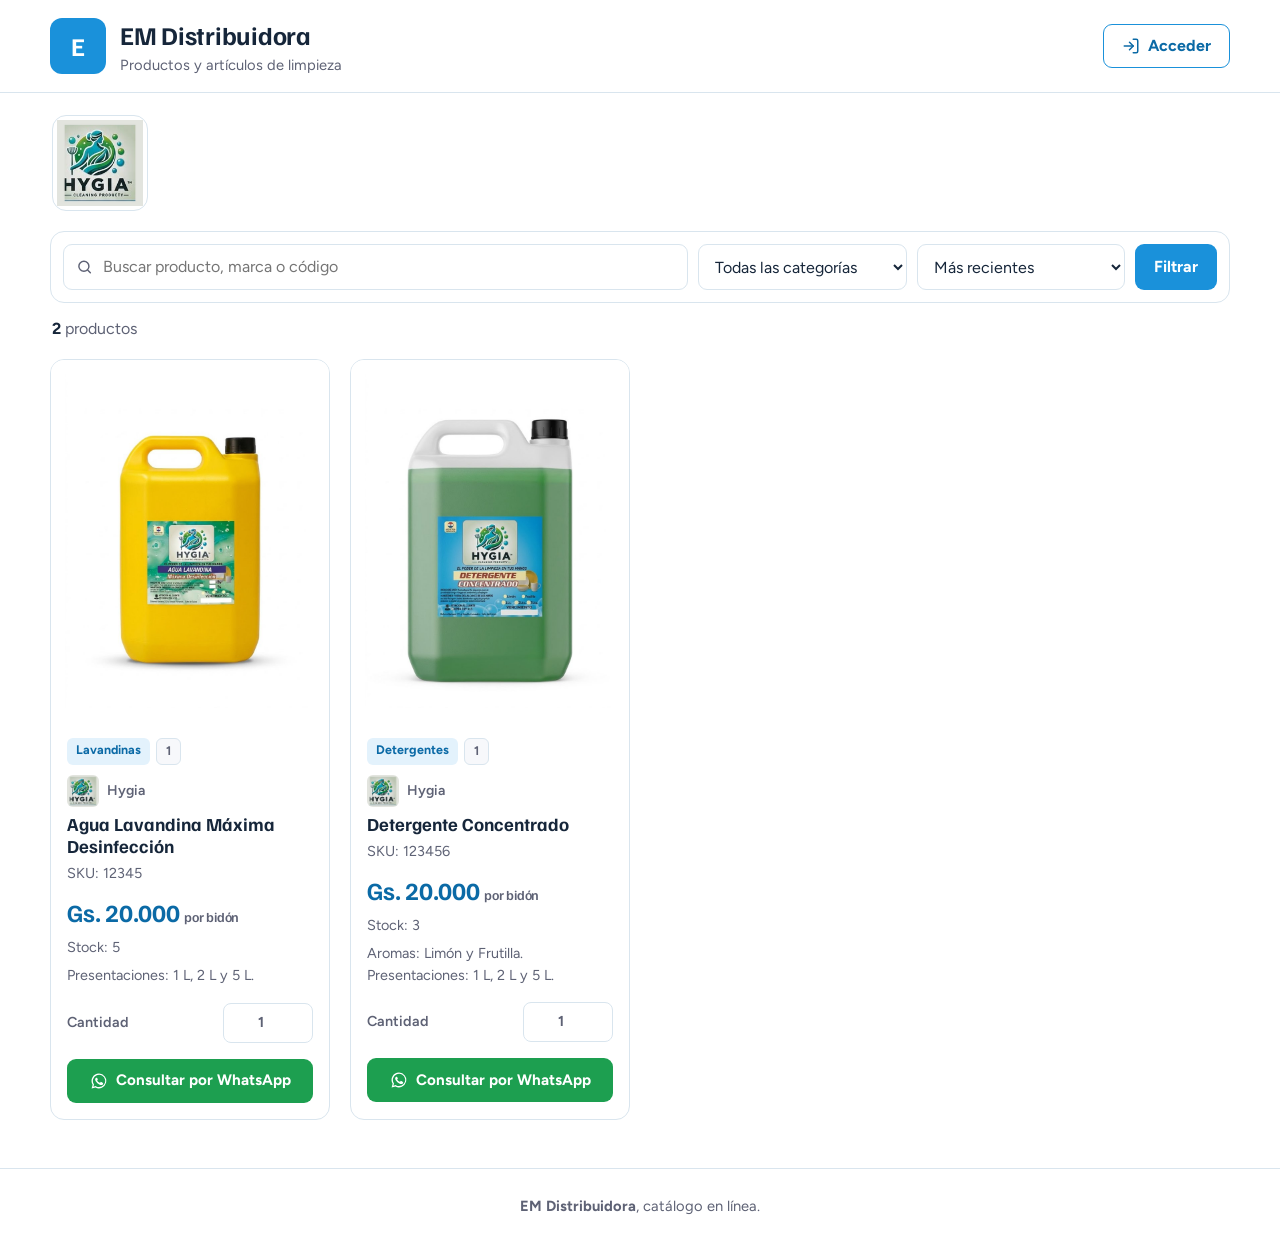
<file: index.html>
<!doctype html>
<html lang="es">
<head>
<meta charset="utf-8">
<meta name="viewport" content="width=device-width, initial-scale=1">
<meta name="theme-color" content="#ffffff">
<meta name="color-scheme" content="light">
<title>Catálogo</title>
<link rel="preconnect" href="https://fonts.googleapis.com">
<link rel="preconnect" href="https://fonts.gstatic.com" crossorigin>
<link href="https://fonts.googleapis.com/css2?family=Familjen+Grotesk:wght@500;600;700&family=Figtree:wght@400;500;600;700&display=swap" rel="stylesheet">
<link rel="stylesheet" href="assets/style.css">
<link rel="icon" type="image/svg+xml" href="assets/icono.svg">
</head>
<body class="catalog">
<header class="site-head">
  <div class="wrap head-in">
    <a class="brand" href="./" id="storeBrand">
      <span class="logo logo-ph" id="storeLogo" aria-hidden="true"></span>
      <span class="brand-text">
        <span class="brand-name" id="storeName">Cargando…</span>
        <span class="brand-tag" id="storeTag"></span>
      </span>
    </a>
    <a class="btn btn-outline" href="admin.html">
      <svg width="18" height="18" viewBox="0 0 24 24" fill="none" stroke="currentColor" stroke-width="2" stroke-linecap="round" stroke-linejoin="round" aria-hidden="true"><path d="M15 3h4a2 2 0 0 1 2 2v14a2 2 0 0 1-2 2h-4"/><path d="M10 17l5-5-5-5"/><path d="M15 12H3"/></svg>
      Acceder
    </a>
  </div>
</header>

<main class="wrap">
  <nav class="brand-strip" id="brandStrip" aria-label="Marcas" hidden></nav>

  <form class="filters" id="filters" role="search">
    <label class="search">
      <svg width="18" height="18" viewBox="0 0 24 24" fill="none" stroke="currentColor" stroke-width="2" stroke-linecap="round" aria-hidden="true"><circle cx="11" cy="11" r="7"/><path d="m20 20-3.5-3.5"/></svg>
      <input type="search" id="fQ" placeholder="Buscar producto, marca o código" aria-label="Buscar">
    </label>
    <select id="fCat" aria-label="Categoría"><option value="">Todas las categorías</option></select>
    <select id="fOrden" aria-label="Ordenar">
      <option value="recientes">Más recientes</option>
      <option value="precio_asc">Menor precio</option>
      <option value="precio_desc">Mayor precio</option>
      <option value="nombre">Nombre A–Z</option>
    </select>
    <button class="btn btn-primary" type="submit">Filtrar</button>
  </form>

  <p class="count" id="count"></p>
  <div id="results"></div>
</main>

<footer class="site-foot">
  <div class="wrap" id="foot"></div>
</footer>
<script src="assets/comun.js"></script>
<script src="assets/catalogo.js"></script>
</body>
</html>
</file>
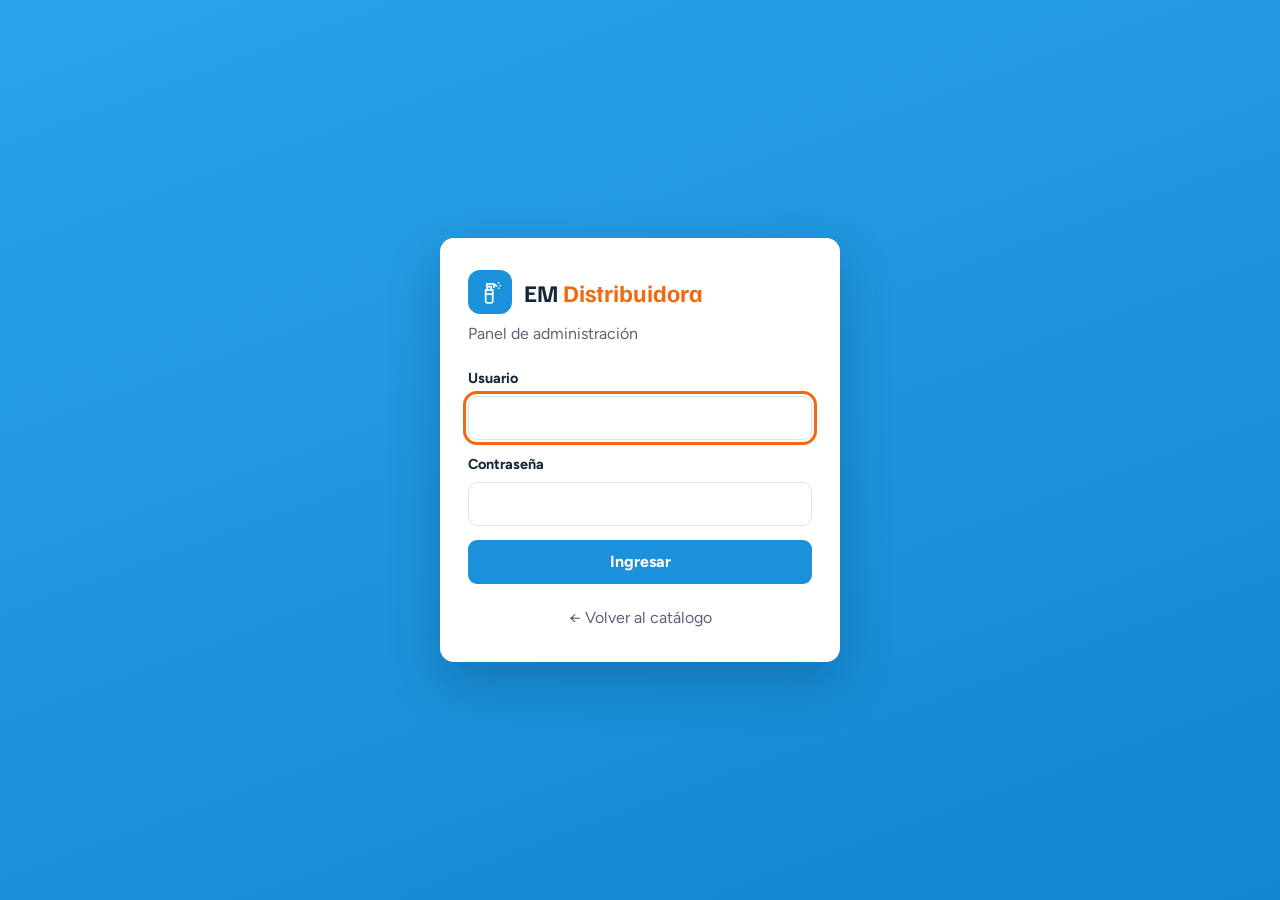
<file: admin.html>
<!doctype html>
<html lang="es">
<head>
<meta charset="utf-8">
<meta name="viewport" content="width=device-width, initial-scale=1">
<meta name="robots" content="noindex">
<meta name="theme-color" content="#ffffff">
<meta name="color-scheme" content="light">
<title>Panel de administración</title>
<link rel="preconnect" href="https://fonts.googleapis.com">
<link rel="preconnect" href="https://fonts.gstatic.com" crossorigin>
<link href="https://fonts.googleapis.com/css2?family=Familjen+Grotesk:wght@500;600;700&family=Figtree:wght@400;500;600;700&display=swap" rel="stylesheet">
<link rel="stylesheet" href="assets/style.css">
<link rel="icon" type="image/svg+xml" href="assets/icono.svg">
</head>
<body class="admin">

<!-- ================= Ingreso ================= -->
<div id="gate" class="login-page">
  <main class="login-card">
    <div class="login-brand">
      <span id="gateLogo" class="logo logo-ph login-ico" aria-hidden="true"></span>
      <span class="login-name" id="gateName">EM <span class="name-2">Distribuidora</span></span>
    </div>
    <p class="login-sub" id="gateSub">Panel de administración</p>
    <div id="gateMsgs"></div>

    <form id="loginForm" class="stack login-form">
      <label class="fld"><span>Usuario</span><input id="lUser" autocomplete="username" required></label>
      <label class="fld"><span>Contraseña</span><input id="lPass" type="password" autocomplete="current-password" required></label>
      <button class="btn btn-primary btn-block" type="submit">Ingresar</button>
    </form>


    <a class="login-back" href="./">← Volver al catálogo</a>
  </main>
</div>

<!-- ================= Panel ================= -->
<div id="panel" hidden>
  <header class="adm-head">
    <div class="adm-head-in">
      <a class="adm-brand" href="admin.html">
        <span id="admLogo" class="logo logo-ph" aria-hidden="true"></span>
        <span class="adm-name" id="admName"></span>
        <small>/ admin</small>
      </a>
      <nav class="adm-nav">
        <a href="./" target="_blank" rel="noopener">Ver catálogo</a>
        <button class="btn btn-ghost" type="button" id="logoutBtn">Cerrar sesión</button>
      </nav>
    </div>
  </header>

  <main class="wrap adm-main">
    <div id="banners"></div>
    <div id="msgs" aria-live="polite"></div>
    <nav class="tabs" role="tablist">
      <a href="#vender" data-tab="vender">Vender</a>
      <a href="#productos" data-tab="productos">Productos</a>
      <a href="#ventas" data-tab="ventas">Ventas</a>
      <a href="#compras" data-tab="compras">Compras</a>
      <a href="#marcas" data-tab="marcas">Marcas</a>
      <a href="#config" data-tab="config">Configuración</a>
    </nav>

    <!-- Productos -->
    <section data-pane="productos">
      <div class="toolbar">
        <label class="search search-sm">
          <svg width="16" height="16" viewBox="0 0 24 24" fill="none" stroke="currentColor" stroke-width="2" stroke-linecap="round" aria-hidden="true"><circle cx="11" cy="11" r="7"/><path d="m20 20-3.5-3.5"/></svg>
          <input type="search" id="tableSearch" placeholder="Buscar en mis productos" aria-label="Buscar en mis productos">
        </label>
        <button class="btn btn-accent" type="button" id="btnNew">+ Nuevo producto</button>
      </div>
      <div class="table-wrap">
        <table class="tbl">
          <thead><tr><th>Foto</th><th>Nombre</th><th>SKU</th><th>Código</th><th>Precio</th><th>Variantes</th><th>Stock</th><th>Estado</th><th class="ta-r">Acciones</th></tr></thead>
          <tbody id="prodRows"></tbody>
        </table>
      </div>
    </section>


    <!-- Vender -->
    <section data-pane="vender" hidden>
      <div class="pos">
        <div class="pos-main">
          <div class="pos-search">
            <label class="scan">
              <svg width="22" height="22" viewBox="0 0 24 24" fill="none" stroke="currentColor" stroke-width="2" stroke-linecap="round" aria-hidden="true"><path d="M3 7V5a2 2 0 0 1 2-2h2M17 3h2a2 2 0 0 1 2 2v2M21 17v2a2 2 0 0 1-2 2h-2M7 21H5a2 2 0 0 1-2-2v-2"/><path d="M7 8v8M10 8v8M13 8v8M17 8v8"/></svg>
              <input id="posQ" placeholder="Escaneá el código de barras o escribí el nombre" autocomplete="off" aria-label="Código de barras o nombre del producto">
            </label>
            <button type="button" class="btn btn-secondary btn-cam" id="posCam" title="Escanear con la cámara"><svg width="20" height="20" viewBox="0 0 24 24" fill="none" stroke="currentColor" stroke-width="2" stroke-linecap="round" stroke-linejoin="round" aria-hidden="true"><path d="M14.5 4h-5L7 7H4a2 2 0 0 0-2 2v9a2 2 0 0 0 2 2h16a2 2 0 0 0 2-2V9a2 2 0 0 0-2-2h-3z"/><circle cx="12" cy="13" r="3.5"/></svg><span>Cámara</span></button>
            <div class="pick-list" id="posResults" hidden></div>
          </div>
          <div class="pos-flash" id="posFlash" role="status" aria-live="polite"></div>
          <div class="cart">
            <div class="cart-head"><span>Producto</span><span>Cant.</span><span class="ta-r">Subtotal</span></div>
            <div id="cartRows"></div>
            <div class="cart-empty" id="cartEmpty">Escaneá o buscá un producto para empezar la venta.</div>
          </div>
          <p class="pos-keys"><kbd>F2</kbd> cobrar · <kbd>F4</kbd> monto recibido · <kbd>F8</kbd> vaciar · <kbd>Esc</kbd> limpiar búsqueda</p>
        </div>

        <aside class="pos-side">
          <div class="pos-doc">
            <span class="pos-label">Comprobante</span>
            <div class="seg seg-2" role="radiogroup" aria-label="Tipo de comprobante">
              <button type="button" data-doc="ticket" class="on">Ticket</button>
              <button type="button" data-doc="factura">Factura electrónica</button>
            </div>
          </div>
          <div class="pos-client">
            <span class="pos-label">Cliente</span>
            <button type="button" class="client-btn" id="clientBtn">Consumidor final</button>
            <div class="client-form" id="clientForm" hidden>
              <div class="seg" role="radiogroup" aria-label="Tipo de cliente">
                <button type="button" data-ctype="innominado" class="on">Sin nombre</button>
                <button type="button" data-ctype="ruc">RUC</button>
                <button type="button" data-ctype="ci">Cédula</button>
              </div>
              <div class="client-fields" id="clientFields" hidden>
                <input id="cDoc" placeholder="RUC con DV (80012345-6)" autocomplete="off">
                <input id="cName" placeholder="Nombre o razón social" autocomplete="off">
                <input id="cMail" type="email" placeholder="Correo (opcional, para la factura)" autocomplete="off">
                <input id="cTel" inputmode="tel" placeholder="Celular para WhatsApp (opcional)" autocomplete="off">
              </div>
              <button type="button" class="btn btn-secondary btn-sm" id="clientOk">Listo</button>
            </div>
          </div>

          <div class="pos-total"><span>Total</span><strong id="posTotal">Gs. 0</strong></div>

          <div class="pay-methods" role="radiogroup" aria-label="Forma de pago">
            <button type="button" data-pay="efectivo" class="on">Efectivo</button>
            <button type="button" data-pay="transferencia">Transferencia</button>
          </div>

          <div id="transferBox" class="stack transfer-box" hidden>
            <label class="fld"><span>Banco *</span><input id="tBank" list="bankList" maxlength="60" autocomplete="off" placeholder="Ej: Banco Itaú"></label>
            <label class="fld"><span>N° de comprobante *</span><input id="tRef" maxlength="40" autocomplete="off" inputmode="numeric"></label>
            <label class="fld"><span>Nombre de quien envió *</span><input id="tFrom" maxlength="80" autocomplete="off"></label>
            <datalist id="bankList">
              <option value="Banco Itaú"><option value="Banco Continental"><option value="ueno bank"><option value="Banco Basa">
              <option value="Banco GNB"><option value="Banco Familiar"><option value="Visión Banco"><option value="Sudameris Bank">
              <option value="Banco Atlas"><option value="Banco Nacional de Fomento"><option value="Interfisa Banco"><option value="Banco Río">
              <option value="Zeta Banco"><option value="Financiera FIC"><option value="Tigo Money"><option value="Personal Billetera">
            </datalist>
          </div>

          <div id="cashBox">
            <label class="fld"><span>Recibido</span><input id="posPaid" class="js-num paid-input" inputmode="numeric" placeholder="Monto exacto" autocomplete="off"></label>
            <div class="quick-cash" id="quickCash"></div>
            <div class="pos-change"><span>Vuelto</span><strong id="posChange">Gs. 0</strong></div>
          </div>

          <button type="button" class="btn btn-accent btn-block btn-xl" id="posCharge">Cobrar <kbd>F2</kbd></button>
          <div class="save-state" id="saveState"></div>
        </aside>
      </div>
    </section>

    <!-- Historial de ventas -->
    <section data-pane="ventas" hidden>
      <div class="hist-head">
        <label class="fld fld-inline"><span>Mes</span><input type="month" id="saleMonth"></label>
        <div class="hist-actions">
          <button type="button" class="btn btn-secondary" id="expCsv">Descargar planilla (CSV)</button>
          <button type="button" class="btn btn-secondary" id="expSifen">Exportar para factura electrónica</button>
        </div>
      </div>
      <div class="kpis" id="saleKpis"></div>
      <div class="table-wrap">
        <table class="tbl">
          <thead><tr><th>N°</th><th>Fecha</th><th>Cliente</th><th>Pago</th><th class="ta-r">Total</th><th>Estado</th><th class="ta-r">Acciones</th></tr></thead>
          <tbody id="saleRows"></tbody>
        </table>
      </div>
      <div class="list-foot">
        <label class="check check-sm"><input type="checkbox" id="saleShowVoid"> Mostrar anuladas</label>
        <div class="pager" id="salePager"></div>
      </div>
    </section>

    <!-- Compras -->
    <section data-pane="compras" hidden>
      <section class="panel">
        <h2>Nueva compra</h2>
        <p class="hint">Al registrar la compra se suma el stock de cada producto y variante.</p>
        <div class="grid-form grid-buy">
          <label class="fld"><span>Proveedor *</span><input id="bProv" maxlength="80" autocomplete="off"></label>
          <label class="fld"><span>RUC del proveedor</span><input id="bRuc" maxlength="20" autocomplete="off"></label>
          <label class="fld"><span>N° de factura</span><input id="bFac" maxlength="20" placeholder="001-001-0000123" autocomplete="off"></label>
          <label class="fld"><span>Fecha</span><input id="bDate" type="date"></label>
          <label class="fld"><span>Condición</span><select id="bCond"><option value="contado">Contado</option><option value="credito">Crédito</option></select></label>
        </div>
        <div class="pos-search buy-search">
          <label class="scan">
            <svg width="22" height="22" viewBox="0 0 24 24" fill="none" stroke="currentColor" stroke-width="2" stroke-linecap="round" aria-hidden="true"><path d="M3 7V5a2 2 0 0 1 2-2h2M17 3h2a2 2 0 0 1 2 2v2M21 17v2a2 2 0 0 1-2 2h-2M7 21H5a2 2 0 0 1-2-2v-2"/><path d="M7 8v8M10 8v8M13 8v8M17 8v8"/></svg>
            <input id="buyQ" placeholder="Escaneá o buscá el producto comprado" autocomplete="off" aria-label="Producto comprado">
          </label>
          <div class="pick-list" id="buyResults" hidden></div>
        </div>
        <div class="table-wrap">
          <table class="tbl tbl-buy">
            <thead><tr><th>Producto</th><th>Variante</th><th>Cantidad</th><th>Costo unitario</th><th class="ta-r">Subtotal</th><th></th></tr></thead>
            <tbody id="buyRows"><tr><td colspan="6" class="tbl-empty">Agregá los productos que llegaron.</td></tr></tbody>
          </table>
        </div>
        <div class="buy-foot">
          <span>Total de la compra <strong id="buyTotal">Gs. 0</strong></span>
          <button type="button" class="btn btn-accent" id="buySave">Registrar compra</button>
        </div>
      </section>

      <section class="panel">
        <div class="hist-head">
          <h2>Compras registradas</h2>
          <label class="fld fld-inline"><span>Mes</span><input type="month" id="buyMonth"></label>
        </div>
        <div class="table-wrap">
          <table class="tbl">
            <thead><tr><th>Fecha</th><th>Proveedor</th><th>Factura</th><th>Productos</th><th class="ta-r">Total</th><th>Estado</th><th class="ta-r">Acciones</th></tr></thead>
            <tbody id="buyHist"></tbody>
          </table>
        </div>
        <div class="list-foot">
          <label class="check check-sm"><input type="checkbox" id="buyShowVoid"> Mostrar anuladas</label>
          <div class="pager" id="buyPager"></div>
        </div>
      </section>
    </section>

    <!-- Marcas -->
    <section data-pane="marcas" hidden>
      <p class="hint tab-intro">Las marcas aparecen arriba del catálogo y sirven de filtro. Al cargar un producto elegís su marca de la lista.</p>
      <div class="brand-admin" id="brandAdmin"></div>
    </section>

    <!-- Configuración -->
    <section data-pane="config" hidden>
      <div class="cfg-grid">
        <section class="panel">
          <h2>Datos de la tienda</h2>
          <form id="storeForm" class="stack">
            <div class="fld">
              <span>Logo de la tienda</span>
              <div class="photo">
                <img id="logoPreview" alt="" hidden>
                <input type="file" id="logoInput" accept="image/jpeg,image/png,image/webp,image/gif">
              </div>
              <label class="check" id="logoRemoveWrap" hidden><input type="checkbox" id="logoRemove"> Quitar el logo</label>
            </div>
            <label class="fld"><span>Nombre de la tienda</span><input id="cName" required maxlength="80"></label>
            <label class="fld"><span>Bajada / descripción corta</span><input id="cTag" maxlength="140"></label>
            <label class="fld"><span>Dirección u horario (aparece al pie del catálogo)</span><input id="cAddr" maxlength="160" placeholder="Ej: Av. Principal 123 · Lun a Sáb 8 a 18 h"></label>
            <label class="fld"><span>Número de WhatsApp (con código de país, sin +, ej: 595981234567)</span><input id="cWa" inputmode="numeric" maxlength="20"></label>
            <div><button class="btn btn-accent" type="submit">Guardar cambios</button></div>
          </form>
        </section>

        <section class="panel" id="facturacion">
          <h2>Datos para facturación</h2>
          <p class="hint">Se usan en el ticket y en el archivo para factura electrónica (SIFEN). Se guardan cifrados.</p>
          <form id="fiscalForm" class="stack">
            <div class="grid-form">
              <label class="fld"><span>RUC con DV</span><input id="fRuc" placeholder="80012345-6" maxlength="15"></label>
              <label class="fld"><span>Teléfono</span><input id="fTel" maxlength="30"></label>
            </div>
            <label class="fld"><span>Razón social</span><input id="fRazon" maxlength="120"></label>
            <label class="fld"><span>Nombre de fantasía</span><input id="fFant" maxlength="120"></label>
            <label class="fld"><span>Dirección</span><input id="fDir" maxlength="160"></label>
            <label class="fld"><span>Actividad económica</span><input id="fAct" maxlength="160" placeholder="Comercio al por mayor de artículos de limpieza"></label>
            <div class="grid-form">
              <label class="fld"><span>Timbrado N°</span><input id="fTimb" inputmode="numeric" maxlength="8"></label>
              <label class="fld"><span>Vigente desde</span><input id="fVig" type="date"></label>
              <label class="fld"><span>Establecimiento</span><input id="fEst" inputmode="numeric" maxlength="3" placeholder="001"></label>
              <label class="fld"><span>Punto de expedición</span><input id="fPto" inputmode="numeric" maxlength="3" placeholder="001"></label>
              <label class="fld"><span>Próximo número</span><input id="fNext" class="js-num" inputmode="numeric"></label>
              <label class="fld"><span>Ancho del ticket</span><select id="fAncho"><option value="80">80 mm</option><option value="58">58 mm</option></select></label>
            </div>
            <label class="check"><input type="checkbox" id="fAuto"> Imprimir el ticket automáticamente al cobrar</label>
            <div><button class="btn btn-accent" type="submit">Guardar datos de facturación</button></div>
          </form>
        </section>

        <section class="panel" id="factuflex">
          <h2>Factura electrónica (FactuFlex)</h2>
          <p class="hint">Con esto, cada factura se envía al SIFEN al cobrar y vuelve con su CDC. El PDF que se manda al cliente es el KuDE oficial. Estos datos se guardan cifrados.</p>
          <form id="ffForm" class="stack" autocomplete="off">
            <label class="fld"><span>Dirección de la API</span><input id="ffUrl" maxlength="200"></label>
            <label class="fld"><span>Usuario de FactuFlex (correo)</span><input id="ffUser" maxlength="120" autocomplete="off"></label>
            <label class="fld"><span>Contraseña de FactuFlex</span><input id="ffPass" type="password" maxlength="120" autocomplete="new-password"></label>
            <label class="check"><input type="checkbox" id="ffOn"> Emitir facturas electrónicas por FactuFlex al cobrar</label>
            <div class="btn-row">
              <button class="btn btn-accent" type="submit">Guardar</button>
              <button class="btn btn-secondary" type="button" id="ffTest">Probar conexión</button>
            </div>
          </form>
        </section>

        <section class="panel" id="correoAuto">
          <h2>Envío automático por correo</h2>
          <p class="hint">Al cobrar, la factura se envía sola en PDF al correo del cliente. Usa el servicio EmailJS (plan gratis: 200 correos por mes). Estos datos se guardan cifrados.</p>
          <form id="mailForm" class="stack" autocomplete="off">
            <label class="fld"><span>Service ID</span><input id="mService" placeholder="service_xxxxxxx" maxlength="60"></label>
            <label class="fld"><span>Template ID</span><input id="mTemplate" placeholder="template_xxxxxxx" maxlength="60"></label>
            <label class="fld"><span>Public Key</span><input id="mKey" maxlength="80"></label>
            <label class="check"><input type="checkbox" id="mAuto" checked> Enviar la factura automáticamente al cobrar</label>
            <label class="check"><input type="checkbox" id="mTickets"> También enviar los tickets si el cliente dejó su correo</label>
            <label class="fld"><span>Correo para la prueba</span><input id="mTest" type="email" placeholder="tucorreo@gmail.com"></label>
            <div class="btn-row">
              <button class="btn btn-accent" type="submit">Guardar</button>
              <button class="btn btn-secondary" type="button" id="mTestBtn">Enviar correo de prueba</button>
            </div>
          </form>
        </section>

        <section class="panel" id="credenciales">
          <h2>Usuario y contraseña de administrador</h2>
          <p class="hint">Para confirmar cualquier cambio necesitás tu contraseña actual. Si solo querés cambiar el usuario, dejá la contraseña nueva en blanco.</p>
          <form id="credForm" class="stack" autocomplete="off">
            <label class="fld"><span>Usuario</span><input id="kUser" required pattern="[A-Za-z0-9._@\-]{3,40}" autocomplete="username"></label>
            <label class="fld"><span>Nueva contraseña</span><input id="kPass" type="password" minlength="8" autocomplete="new-password" placeholder="Mínimo 8 caracteres"></label>
            <label class="fld"><span>Repetir nueva contraseña</span><input id="kPass2" type="password" autocomplete="new-password"></label>
            <label class="fld"><span>Contraseña actual *</span><input id="kCur" type="password" required autocomplete="current-password"></label>
            <div><button class="btn btn-accent" type="submit">Guardar usuario y contraseña</button></div>
          </form>
        </section>

      </div>
    </section>
  </main>

  <!-- Formulario de producto -->
  <dialog id="productDialog" class="dlg" aria-labelledby="dlgTitle">
    <form id="productForm" class="dlg-form">
      <input type="hidden" id="f_id">
      <div class="dlg-head">
        <h2 id="dlgTitle">Nuevo producto</h2>
        <button type="button" class="dlg-x" data-close aria-label="Cerrar">×</button>
      </div>
      <div class="dlg-body">
        <div class="grid-form">
          <label class="fld span-2"><span>Nombre *</span><input id="f_name" required maxlength="120" placeholder="Ej: Lavandina concentrada"></label>
          <label class="fld"><span>Categoría *</span><input id="f_category" list="catList" required maxlength="60" placeholder="Lavandinas"></label>
          <label class="fld"><span>Contenido</span><input id="f_cont" maxlength="30" placeholder="Ej: 1 L, 5 L, 500 g"></label>
          <label class="fld"><span>Unidad de venta</span>
            <select id="f_unit">
              <option>Unidad</option><option>Bidón</option><option>Caja</option><option>Pack</option><option>Paquete</option><option>Fardo</option><option>Kilo</option><option>Litro</option>
            </select>
          </label>
          <label class="fld"><span>Marca</span>
            <select id="f_brand"><option value="">Sin marca</option></select>
            <small class="hint">¿Falta alguna? Agregala en la pestaña Marcas.</small>
          </label>
          <label class="fld"><span>Colores</span><input id="f_colors" maxlength="120" placeholder="Negro, blanco"></label>
          <label class="fld"><span>SKU</span><input id="f_sku" maxlength="40"></label>
          <label class="fld"><span>Código de barras</span><input id="f_code" maxlength="40" placeholder="Escaneá o escribí el código"></label>
          <label class="fld"><span>Precio (Gs.) *</span><input id="f_price" inputmode="numeric" required placeholder="250000"></label>
          <label class="fld"><span>Precio mayorista (Gs.)</span><input id="f_pmay" inputmode="numeric" placeholder="Opcional"></label>
          <label class="fld"><span>Mayorista desde (unidades)</span><input id="f_mmay" inputmode="numeric" placeholder="Ej: 12"></label>
          <label class="fld"><span>Stock *</span><input id="f_stock" inputmode="numeric" placeholder="0"><small class="hint" id="stockHint"></small></label>
          <label class="fld"><span>IVA</span>
            <select id="f_iva"><option value="10">10 %</option><option value="5">5 %</option><option value="0">Exento</option></select>
          </label>
        </div>

        <fieldset class="block">
          <legend>Variantes y stock de cada una</legend>
          <p class="hint">Opcional: aromas, colores o fragancias (ej.: Lavanda, Limón, Marina). Si cargás variantes, el stock total se calcula solo.</p>
          <div id="sizeRows" class="rows rows-sizes"></div>
          <button type="button" class="btn btn-line" id="addSize">+ Agregar variante</button>
        </fieldset>

        <label class="fld"><span>Descripción corta</span><textarea id="f_desc" rows="2" maxlength="400" placeholder="Uso, rendimiento, modo de empleo…"></textarea></label>

        <div class="fld">
          <span>Foto del producto</span>
          <div class="photo">
            <img id="f_preview" alt="" hidden>
            <input type="file" id="f_image" accept="image/jpeg,image/png,image/webp,image/gif">
          </div>
          <label class="check" id="removeWrap" hidden><input type="checkbox" id="f_remove"> Quitar la foto actual</label>
        </div>

        <fieldset class="block">
          <legend>Cuotas disponibles</legend>
          <p class="hint">Cargá la cantidad de cuotas y el monto de cada una. El interés se calcula comparando con el precio.</p>
          <div id="instRows" class="rows"></div>
          <button type="button" class="btn btn-line" id="addInst">+ Agregar cuota</button>
        </fieldset>

        <label class="check"><input type="checkbox" id="f_visible" checked> Producto visible en el catálogo</label>
      </div>
      <div class="dlg-foot">
        <button type="button" class="btn btn-secondary" data-close>Cancelar</button>
        <button type="submit" class="btn btn-accent" id="saveBtn">Guardar producto</button>
      </div>
    </form>
  </dialog>
  <datalist id="catList"></datalist>

  <!-- Elegir variante al vender -->
  <dialog id="sizeDlg" class="dlg dlg-sm" aria-labelledby="sizeTitle">
    <div class="confirm-body">
      <h2 id="sizeTitle">Elegí la variante</h2>
      <p id="sizeName"></p>
      <div class="size-pick" id="sizePick"></div>
    </div>
    <div class="dlg-foot"><button type="button" class="btn btn-secondary" id="sizeCancel">Cancelar</button></div>
  </dialog>

  <!-- Venta terminada -->
  <dialog id="doneDlg" class="dlg dlg-sm" aria-labelledby="doneTitle">
    <div class="confirm-body">
      <span class="confirm-ico is-ok"><svg width="30" height="30" viewBox="0 0 24 24" fill="none" stroke="currentColor" stroke-width="2.4" stroke-linecap="round" stroke-linejoin="round" aria-hidden="true"><path d="M20 6 9 17l-5-5"/></svg></span>
      <h2 id="doneTitle">Venta registrada</h2>
      <p id="doneNum"></p>
      <div class="done-change" id="doneChangeBox"><span>Vuelto</span><strong id="doneChange"></strong></div>
      <p class="done-mail" id="doneSifenState" hidden></p>
      <p class="done-mail" id="doneMailState" hidden></p>
    </div>
    <div class="dlg-foot">
      <div class="done-actions">
        <button type="button" class="btn btn-print" id="donePrint">Imprimir</button>
        <button type="button" class="btn btn-pdf" id="donePdf">Descargar PDF</button>
        <button type="button" class="btn btn-wa-sm" id="doneWa">WhatsApp</button>
        <button type="button" class="btn btn-mail" id="doneMail">Correo</button>
      </div>
      <button type="button" class="btn btn-primary btn-block" id="doneNew">Nueva venta <kbd>Enter</kbd></button>
    </div>
  </dialog>

  <!-- Cámara -->
  <dialog id="camDlg" class="dlg dlg-sm" aria-labelledby="camTitle">
    <div class="confirm-body">
      <h2 id="camTitle">Apuntá al código de barras</h2>
      <div id="camReader" class="cam-reader"></div>
      <p class="hint" id="camHint">Si te lo pide, permití el uso de la cámara.</p>
    </div>
    <div class="dlg-foot"><button type="button" class="btn btn-secondary" id="camClose">Cerrar</button></div>
  </dialog>

  <!-- Ventana de confirmación -->
  <dialog id="confirmDlg" class="dlg dlg-sm" aria-labelledby="cTitle" aria-describedby="cText">
    <div class="confirm-body">
      <span class="confirm-ico" id="cIco"></span>
      <h2 id="cTitle"></h2>
      <p id="cText"></p>
    </div>
    <div class="dlg-foot">
      <button type="button" class="btn btn-secondary" id="cNo">Cancelar</button>
      <button type="button" class="btn btn-primary" id="cYes">Aceptar</button>
    </div>
  </dialog>
</div>

<script src="assets/comun.js"></script>
<script src="assets/admin.js"></script>
<script src="assets/ventas.js"></script>
</body>
</html>
</file>
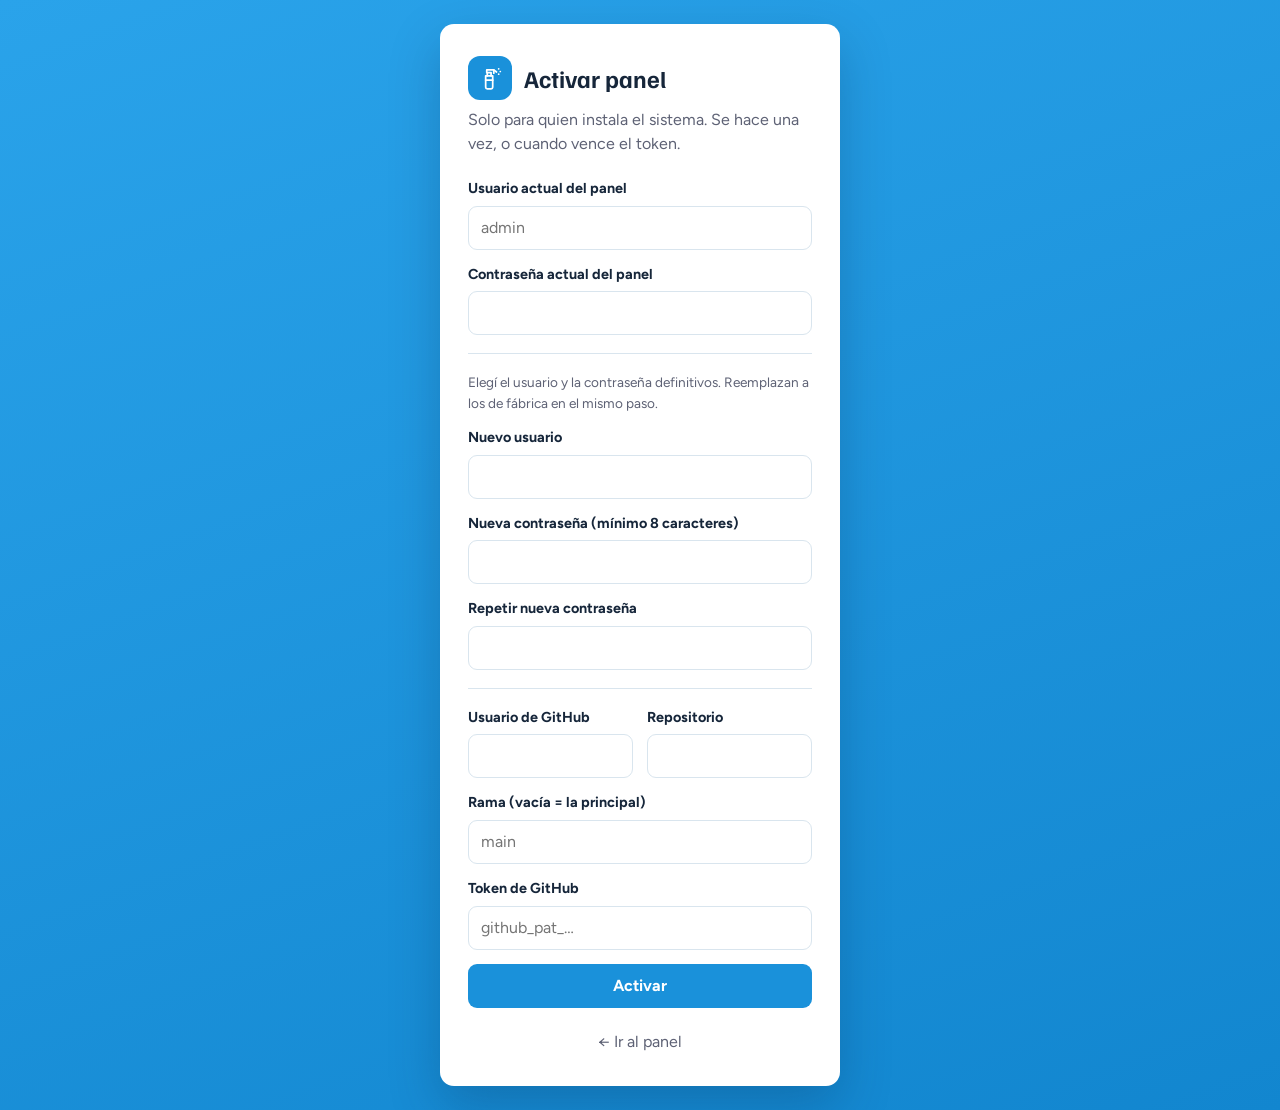
<file: conectar.html>
<!doctype html>
<html lang="es">
<head>
<meta charset="utf-8">
<meta name="viewport" content="width=device-width, initial-scale=1">
<meta name="theme-color" content="#ffffff">
<meta name="color-scheme" content="light">
<meta name="robots" content="noindex">
<title>Activar panel</title>
<link rel="preconnect" href="https://fonts.googleapis.com">
<link rel="preconnect" href="https://fonts.gstatic.com" crossorigin>
<link href="https://fonts.googleapis.com/css2?family=Familjen+Grotesk:wght@500;600;700&family=Figtree:wght@400;500;600;700&display=swap" rel="stylesheet">
<link rel="stylesheet" href="assets/style.css">
<link rel="icon" type="image/svg+xml" href="assets/icono.svg">
</head>
<body class="admin">
<div class="login-page">
  <main class="login-card">
    <div class="login-brand">
      <span class="logo logo-ph login-ico" id="ico" aria-hidden="true"></span>
      <span class="login-name">Activar panel</span>
    </div>
    <p class="login-sub">Solo para quien instala el sistema. Se hace una vez, o cuando vence el token.</p>
    <div id="msgs"></div>
    <form id="f" class="stack">
      <label class="fld"><span>Usuario actual del panel</span><input id="u" required autocomplete="username" placeholder="admin"></label>
      <label class="fld"><span>Contraseña actual del panel</span><input id="p" type="password" required autocomplete="current-password"></label>
      <hr class="sep">
      <p class="hint">Elegí el usuario y la contraseña definitivos. Reemplazan a los de fábrica en el mismo paso.</p>
      <label class="fld"><span>Nuevo usuario</span><input id="nu" required pattern="[A-Za-z0-9._@\-]{3,40}" autocomplete="off"></label>
      <label class="fld"><span>Nueva contraseña (mínimo 8 caracteres)</span><input id="np" type="password" required minlength="8" autocomplete="new-password"></label>
      <label class="fld"><span>Repetir nueva contraseña</span><input id="np2" type="password" required minlength="8" autocomplete="new-password"></label>
      <hr class="sep">
      <div class="grid-form">
        <label class="fld"><span>Usuario de GitHub</span><input id="owner" required autocomplete="off"></label>
        <label class="fld"><span>Repositorio</span><input id="repo" required autocomplete="off"></label>
      </div>
      <label class="fld"><span>Rama (vacía = la principal)</span><input id="branch" placeholder="main" autocomplete="off"></label>
      <label class="fld"><span>Token de GitHub</span><input id="token" type="password" required autocomplete="off" placeholder="github_pat_…"></label>
      <button class="btn btn-primary btn-block" type="submit" id="go">Activar</button>
    </form>
    <a class="login-back" href="admin.html">← Ir al panel</a>
  </main>
</div>
<script src="assets/comun.js"></script>
<script src="assets/conectar.js"></script>
</body>
</html>
</file>
<file: assets/style.css>
/* ===== Catálogo Zapatería ===== */
:root {
  --bg: #ffffff;
  --surface: #ffffff;
  --surface-2: #f7f8fb;
  --ink: #16263a;
  --muted: #5e6275;
  --line: #d9e5ee;
  --primary: #1a91da;
  --primary-ink: #ffffff;
  --primary-text: #0b6aa6;
  --primary-soft: #e3f2fc;
  --accent: #f26a0f;
  --accent-ink: #ffffff;
  --wa: #1d9f50;
  --wa-ink: #ffffff;
  --ok: #17803d;
  --ok-soft: #e3f5e9;
  --danger: #c4302b;
  --danger-soft: #fdeceb;
  --warn-soft: #fff4dc;
  --warn-ink: #7a4b00;
  --img-bg: #ffffff;
  --radius: 14px;
  --radius-sm: 9px;
  --font-head: "Familjen Grotesk", "Segoe UI", system-ui, -apple-system, sans-serif;
  --font-body: "Figtree", "Segoe UI", system-ui, -apple-system, sans-serif;
  color-scheme: light;
}

*, *::before, *::after { box-sizing: border-box; }
html { -webkit-text-size-adjust: 100%; }
body {
  margin: 0;
  background: var(--bg);
  color: var(--ink);
  font: 16px/1.5 var(--font-body);
}
img { max-width: 100%; display: block; }
a { color: var(--primary-text); }
h1, h2, h3 { font-family: var(--font-head); line-height: 1.2; margin: 0; }
button, input, select, textarea { font: inherit; color: inherit; }
:focus-visible { outline: 3px solid var(--accent); outline-offset: 2px; }

.wrap { width: min(1180px, 100% - 32px); margin-inline: auto; }

/* ---------- Botones ---------- */
.btn {
  display: inline-flex; align-items: center; justify-content: center; gap: 8px;
  min-height: 44px; padding: 0 18px;
  border: 1.5px solid transparent; border-radius: var(--radius-sm);
  font-weight: 700; text-decoration: none; cursor: pointer;
  transition: filter .15s, background .15s;
}
.btn:hover { filter: brightness(1.06); }
.btn:disabled { opacity: .6; cursor: progress; }
.btn-primary { background: var(--primary); color: var(--primary-ink); }
.btn-accent { background: var(--accent); color: var(--accent-ink); }
.btn-outline { border-color: var(--primary); color: var(--primary-text); background: transparent; }
.btn-outline:hover { background: var(--primary-soft); filter: none; }
.btn-secondary { background: var(--surface); border-color: var(--line); color: var(--ink); }
.btn-line { background: transparent; border: 1.5px dashed var(--line); color: var(--ink); min-height: 38px; font-weight: 600; }
.btn-line:hover { border-color: var(--primary); color: var(--primary-text); filter: none; }
.btn-wa { background: var(--wa); color: var(--wa-ink); width: 100%; margin-top: auto; padding: 0 10px; font-size: .95rem; white-space: nowrap; }
.btn-block { width: 100%; }

/* ---------- Catálogo: encabezado ---------- */
.site-head { background: var(--surface); border-bottom: 1px solid var(--line); }
.head-in { display: flex; align-items: center; justify-content: space-between; gap: 16px; padding: 16px 0; }
.brand { display: flex; align-items: center; gap: 14px; text-decoration: none; color: inherit; min-width: 0; }
.brand-text { display: grid; min-width: 0; }
.brand-name { font-family: var(--font-head); font-weight: 700; font-size: clamp(1.25rem, 3vw, 1.6rem); color: var(--ink); letter-spacing: -.01em; }
.brand-tag { color: var(--muted); font-size: .92rem; }
.logo { width: 56px; height: 56px; object-fit: contain; border-radius: 12px; flex: none; }
.logo-ph {
  display: grid; place-items: center;
  background: var(--primary); color: var(--primary-ink);
  font-family: var(--font-head); font-weight: 700; font-size: 1.6rem;
}

/* ---------- Filtros ---------- */
.filters {
  display: grid; gap: 10px;
  grid-template-columns: minmax(220px, 3fr) repeat(2, minmax(160px, 1fr)) auto;
  margin: 24px 0 8px; padding: 12px;
  background: var(--surface); border: 1px solid var(--line); border-radius: var(--radius);
}
.filters select, .search {
  min-height: 46px; border: 1px solid var(--line); border-radius: var(--radius-sm);
  background: var(--surface);
}
.filters select { padding: 0 12px; min-width: 0; }
.search { display: flex; align-items: center; gap: 8px; padding: 0 12px; color: var(--muted); }
.search input { border: 0; outline: 0; background: transparent; width: 100%; min-height: 44px; color: var(--ink); }
.search:focus-within { outline: 3px solid var(--accent); outline-offset: 1px; }
@media (max-width: 1240px) {
  .filters { grid-template-columns: repeat(2, minmax(0, 1fr)) auto; }
  .filters .search { grid-column: 1 / -1; }
}
@media (max-width: 1000px) {
  .filters { grid-template-columns: 1fr 1fr; }
  .filters .search { grid-column: 1 / -1; }
  .filters .btn { grid-column: 1 / -1; }
}
@media (max-width: 480px) { .filters { grid-template-columns: 1fr; } }

.count { color: var(--muted); margin: 14px 2px 18px; }
.count strong { color: var(--ink); }
.count a { margin-left: 10px; font-weight: 600; }

/* ---------- Tarjetas ---------- */
.grid { display: grid; gap: 20px; grid-template-columns: repeat(auto-fill, minmax(250px, 1fr)); padding-bottom: 48px; }
.card {
  display: flex; flex-direction: column;
  background: var(--surface); border: 1px solid var(--line); border-radius: var(--radius);
  overflow: hidden;
}
.card-img { position: relative; aspect-ratio: 1 / 1; background: var(--img-bg); display: grid; place-items: center; }
.card-img img { width: 100%; height: 100%; object-fit: contain; padding: 14px; }
.noimg { font-size: 4rem; opacity: .35; }
.ribbon {
  position: absolute; top: 12px; left: 12px;
  background: var(--ink); color: var(--surface);
  font-size: .8rem; font-weight: 700; padding: 4px 10px; border-radius: 999px;
}
.card-body { display: flex; flex-direction: column; gap: 6px; padding: 16px; flex: 1; }
.badges { display: flex; flex-wrap: wrap; gap: 6px; }
.badge { font-size: .78rem; font-weight: 700; padding: 3px 9px; border-radius: 6px; background: var(--primary-soft); color: var(--primary-text); }
.badge-soft { background: var(--surface-2); color: var(--muted); border: 1px solid var(--line); }
.card-brand { margin: 4px 0 0; color: var(--muted); font-size: .88rem; font-weight: 600; }
.card-title { font-size: 1.15rem; font-weight: 700; color: var(--ink); }
.card-meta, .stock, .colors, .desc { margin: 0; color: var(--muted); font-size: .9rem; }
.price { margin: 4px 0 0; font-family: var(--font-head); font-size: 1.55rem; font-weight: 700; color: var(--primary-text); letter-spacing: -.01em; }
.stock-out { color: var(--danger); font-weight: 600; }

/* Talles: el elemento protagonista */
.sizes { border: 0; padding: 0; margin: 8px 0 2px; }
.sizes legend { font-size: .88rem; font-weight: 600; color: var(--ink); margin-bottom: 6px; padding: 0; }
.size-list { display: flex; flex-wrap: wrap; gap: 6px; }
.size { position: relative; }
.size input { position: absolute; opacity: 0; inset: 0; margin: 0; cursor: pointer; }
.size span {
  display: grid; place-items: center; min-width: 44px; height: 40px; padding: 0 8px;
  border: 1.5px solid var(--line); border-radius: 8px;
  font-family: var(--font-head); font-weight: 700; font-size: .98rem;
  background: var(--surface); transition: background .12s, border-color .12s;
}
.size:hover span { border-color: var(--primary); }
.size input:checked + span { background: var(--primary); border-color: var(--primary); color: var(--primary-ink); }
.size input:focus-visible + span { outline: 3px solid var(--accent); outline-offset: 2px; }
.size-out span { color: var(--muted); text-decoration: line-through; opacity: .55; }
.size-out input { cursor: not-allowed; }
.size-out:hover span { border-color: var(--line); }

.pay { display: grid; gap: 4px; margin: 8px 0 12px; font-size: .88rem; color: var(--muted); }
.pay select { min-height: 42px; padding: 0 10px; border: 1px solid var(--line); border-radius: var(--radius-sm); background: var(--surface); color: var(--ink); width: 100%; }
.card-body > .btn-wa { margin-top: auto; }
.sizes + .btn-wa, .desc + .btn-wa, .colors + .btn-wa, .stock + .btn-wa { margin-top: 14px; }

.empty { text-align: center; padding: 64px 16px 80px; color: var(--muted); }
.empty-ico { font-size: 3.5rem; }
.empty p { margin: 8px 0 18px; }

.site-foot { border-top: 1px solid var(--line); padding: 24px 0 32px; text-align: center; color: var(--muted); font-size: .92rem; }
.site-foot p { margin: 2px 0; }

/* ---------- Login ---------- */
.login-page { min-height: 100vh; display: grid; place-items: center; padding: 24px; background: linear-gradient(160deg, #2aa3ea 0%, #1286cf 100%); }
.login-card {
  width: min(400px, 100%); background: var(--surface); border-radius: var(--radius);
  padding: 32px 28px; box-shadow: 0 20px 50px rgba(6, 50, 90, .28);
}
.login-brand { display: flex; align-items: center; gap: 12px; }
.login-brand .logo { width: 44px; height: 44px; }
.login-name { font-family: var(--font-head); font-size: 1.5rem; font-weight: 700; color: var(--ink); }
.name-2 { color: var(--accent); }
.login-sub { color: var(--muted); margin: 8px 0 22px; }
.login-back { display: block; text-align: center; margin-top: 22px; color: var(--muted); text-decoration: none; }
.login-back:hover { color: var(--ink); }

/* ---------- Formularios ---------- */
.stack { display: grid; gap: 14px; }
.fld { display: grid; gap: 6px; min-width: 0; }
.fld > span { font-size: .9rem; font-weight: 700; color: var(--ink); }
.fld input, .fld select, .fld textarea, .rows input {
  width: 100%; min-height: 44px; padding: 8px 12px;
  border: 1px solid var(--line); border-radius: var(--radius-sm);
  background: var(--surface); color: var(--ink);
}
.fld textarea { resize: vertical; }
.fld input[readonly] { background: var(--surface-2); color: var(--muted); }
.fld input[type="file"] { border: 0; padding: 0; min-height: 0; background: transparent; }
.hint { color: var(--muted); font-size: .85rem; margin: 0; font-weight: 400; }
.check { display: flex; align-items: center; gap: 8px; font-weight: 600; cursor: pointer; }
.check input { width: 18px; height: 18px; accent-color: var(--primary); }
.photo {
  display: flex; align-items: center; gap: 14px; flex-wrap: wrap;
  padding: 12px; border: 1px dashed var(--line); border-radius: var(--radius-sm); background: var(--surface-2);
}
.photo img { width: 88px; height: 88px; object-fit: contain; background: var(--img-bg); border-radius: 8px; }
.photo img[hidden] { display: none; }

.alert { padding: 12px 16px; border-radius: var(--radius-sm); margin: 0 0 14px; font-weight: 500; }
.alert-ok { background: var(--ok-soft); color: var(--ok); }
.alert-error { background: var(--danger-soft); color: var(--danger); }
.alert-warn { background: var(--warn-soft); color: var(--warn-ink); }
.alert-warn a { color: inherit; font-weight: 700; }

/* ---------- Panel ---------- */
.adm-head { background: var(--primary); color: var(--primary-ink); }
.adm-head-in { display: flex; align-items: center; justify-content: space-between; gap: 16px; padding: 14px 24px; flex-wrap: wrap; }
.adm-brand { display: flex; align-items: center; gap: 12px; color: inherit; text-decoration: none; min-width: 0; }
.adm-brand .logo { width: 44px; height: 44px; background: #fff; }
.adm-brand .logo-ph { background: var(--accent); color: var(--accent-ink); }
.adm-name { font-family: var(--font-head); font-weight: 700; font-size: 1.4rem; }
.adm-brand small { opacity: .75; }
.adm-nav { display: flex; align-items: center; gap: 16px; }
.adm-nav a { color: inherit; text-decoration: none; font-weight: 600; }
.adm-nav a:hover { text-decoration: underline; }
.btn-ghost { border-color: currentColor; color: inherit; background: transparent; min-height: 40px; }
.adm-main { padding: 22px 0 60px; }

.tabs { display: flex; gap: 6px; border-bottom: 1px solid var(--line); margin-bottom: 20px; }
.tabs a { padding: 12px 16px; text-decoration: none; color: var(--muted); font-weight: 700; border-bottom: 3px solid transparent; margin-bottom: -1px; }
.tabs a.active { color: var(--ink); border-color: var(--accent); }

.toolbar { display: flex; justify-content: space-between; align-items: center; gap: 12px; margin-bottom: 14px; flex-wrap: wrap; }
.search-sm { min-height: 44px; flex: 1; max-width: 340px; background: var(--surface); }

.table-wrap { overflow-x: auto; background: var(--surface); border: 1px solid var(--line); border-radius: var(--radius); }
.tbl { width: 100%; border-collapse: collapse; min-width: 860px; }
.tbl th { text-align: left; font-size: .88rem; color: var(--ink); background: var(--primary-soft); padding: 12px; font-weight: 700; }
.tbl td { padding: 10px 12px; border-top: 1px solid var(--line); vertical-align: middle; font-size: .95rem; }
.tbl tr[hidden] { display: none; }
.tbl-empty { text-align: center; color: var(--muted); padding: 36px 12px !important; }
.thumb { width: 48px; height: 48px; object-fit: contain; border-radius: 8px; background: var(--img-bg); display: grid; place-items: center; }
.thumb-ph { font-size: 1.4rem; background: var(--surface-2); }
.t-name { display: block; font-weight: 600; }
.t-sub { color: var(--muted); font-size: .85rem; }
.t-out { color: var(--danger); font-weight: 700; }
.nowrap { white-space: nowrap; }
.ta-r { text-align: right !important; }
.pill { border: 0; border-radius: 999px; padding: 4px 12px; font-size: .82rem; font-weight: 700; cursor: pointer; }
.pill-on { background: #1f9d55; color: #fff; }
.pill-off { background: var(--surface-2); color: var(--muted); border: 1px solid var(--line); }
.actions { display: flex; justify-content: flex-end; gap: 8px; }
.actions form { margin: 0; }
.icon-btn {
  display: grid; place-items: center; width: 40px; height: 40px;
  border: 1px solid var(--line); border-radius: 8px; background: var(--surface); color: var(--primary-text); cursor: pointer;
}
.icon-btn:hover { background: var(--primary-soft); }
.icon-danger { color: var(--danger); }
.icon-danger:hover { background: var(--danger-soft); }

/* Configuración */
.cfg-grid { display: grid; gap: 20px; grid-template-columns: repeat(auto-fit, minmax(320px, 1fr)); align-items: start; }
.panel { background: var(--surface); border: 1px solid var(--line); border-radius: var(--radius); padding: 22px; }
.panel h2 { font-size: 1.2rem; margin-bottom: 14px; }
.panel > .hint { margin: -6px 0 14px; }

/* ---------- Diálogo de producto ---------- */
.dlg {
  width: min(720px, 100% - 24px); max-height: calc(100vh - 32px);
  padding: 0; border: 0; border-radius: var(--radius);
  background: var(--surface); color: var(--ink);
}
.dlg::backdrop { background: rgba(8, 30, 50, .55); }
.dlg-form { display: flex; flex-direction: column; max-height: calc(100vh - 32px); }
.dlg-head { display: flex; justify-content: space-between; align-items: center; padding: 18px 22px; border-bottom: 1px solid var(--line); }
.dlg-head h2 { font-size: 1.3rem; }
.dlg-x { border: 0; background: transparent; font-size: 1.8rem; line-height: 1; cursor: pointer; color: var(--muted); width: 40px; height: 40px; border-radius: 8px; }
.dlg-x:hover { background: var(--surface-2); color: var(--ink); }
.dlg-body { overflow-y: auto; padding: 18px 22px; display: grid; gap: 18px; }
.dlg-foot { display: flex; justify-content: flex-end; gap: 10px; padding: 14px 22px; border-top: 1px solid var(--line); background: var(--surface-2); }
.grid-form { display: grid; grid-template-columns: 1fr 1fr; gap: 14px; align-items: start; }
.span-2 { grid-column: 1 / -1; }
@media (max-width: 560px) { .grid-form { grid-template-columns: 1fr; } }

.block { border: 1px solid var(--line); border-radius: var(--radius-sm); padding: 14px; margin: 0; display: grid; gap: 10px; }
.block legend { font-weight: 700; padding: 0 6px; font-size: .95rem; }
.quick { display: flex; flex-wrap: wrap; align-items: center; gap: 6px; font-size: .88rem; color: var(--muted); }
.chip-btn { border: 1px solid var(--line); background: var(--surface-2); border-radius: 999px; padding: 6px 12px; font-size: .85rem; font-weight: 600; cursor: pointer; color: var(--ink); }
.chip-btn:hover { border-color: var(--primary); color: var(--primary-text); }
.rows { display: grid; gap: 8px; }
.rows:empty { display: none; }
.rows-sizes { grid-template-columns: repeat(auto-fill, minmax(190px, 1fr)); }
.row { display: flex; align-items: center; gap: 6px; flex-wrap: wrap; }
.row input { min-height: 40px; flex: 1; min-width: 70px; }
.rows-sizes .row input.sz { flex: 0 0 76px; font-weight: 700; }
.row .in { flex: 0 0 90px; }
.row .x { color: var(--muted); font-size: .9rem; }
.row .ia { flex: 1 1 160px; }
.inst-info { flex-basis: 100%; font-size: .84rem; color: var(--warn-ink); padding-left: 2px; }
.inst-info:empty { display: none; }
.inst-info.ok { color: var(--ok); }
.row-x { width: 36px; height: 36px; border: 0; background: transparent; color: var(--muted); font-size: 1.4rem; cursor: pointer; border-radius: 8px; flex: none; }
.row-x:hover { background: var(--danger-soft); color: var(--danger); }

@media (prefers-reduced-motion: reduce) { * { transition: none !important; } }

/* ---------- Marcas ---------- */
.brand-strip {
  display: flex; gap: 12px; overflow-x: auto; padding: 22px 2px 4px;
  scroll-snap-type: x proximity; scrollbar-width: thin;
}
.brand-tile {
  flex: 0 0 auto; width: 124px; height: 92px; border-radius: 14px; overflow: hidden;
  display: grid; place-items: center; scroll-snap-align: start;
  background: var(--surface); border: 1px solid var(--line);
  text-decoration: none; color: var(--ink);
  transition: transform .15s, box-shadow .15s;
}
.brand-tile img { width: 100%; height: 100%; object-fit: cover; }
.brand-tile:hover { transform: translateY(-2px); box-shadow: 0 6px 16px rgba(20, 22, 60, .14); }
.brand-tile.is-on { outline: 3px solid var(--accent); outline-offset: 3px; }
.brand-strip:has(.is-on) .brand-tile:not(.is-on) { opacity: .55; }
.brand-strip:has(.is-on) .brand-tile:not(.is-on):hover { opacity: 1; }
.brand-tile-txt { font-family: var(--font-head); font-weight: 700; text-align: center; padding: 8px; font-size: .95rem; }
.brand-strip + .filters { margin-top: 16px; }
@media (max-width: 560px) { .brand-tile { width: 104px; height: 78px; } }

.card-brand { display: flex; align-items: center; gap: 8px; }
.card-brand img { width: 64px; height: 32px; border-radius: 6px; object-fit: cover; }

.tab-intro { margin: -6px 0 16px; }
.brand-admin { display: grid; gap: 16px; grid-template-columns: repeat(auto-fill, minmax(280px, 1fr)); align-items: start; }
.brand-new { border-style: dashed; }
.brand-item { position: relative; }
.brand-item-top { display: flex; gap: 14px; align-items: center; }
.brand-item-info { display: grid; gap: 4px; flex: 1; min-width: 0; }
.brand-logo-lg { width: 84px; height: 84px; border-radius: 12px; object-fit: cover; flex: none; }
.brand-logo-ph { display: grid; place-items: center; background: var(--primary-soft); color: var(--primary-text); font-family: var(--font-head); font-weight: 700; font-size: 2rem; }
.brand-item-actions { display: flex; gap: 8px; padding-right: 50px; }
.brand-del { position: absolute; right: 22px; bottom: 22px; margin: 0; }
@media (prefers-reduced-motion: reduce) { .brand-tile:hover { transform: none; } }

/* ---------- Versión GitHub Pages ---------- */
[hidden] { display: none !important; }
button.brand-tile { padding: 0; cursor: pointer; font: inherit; }
.login-card { width: min(460px, 100%); }
.sep { border: 0; border-top: 1px solid var(--line); margin: 4px 0; width: 100%; }
#dlgMsgs:empty, #msgs:empty, #gateMsgs:empty { display: none; }
.login-card { width: min(400px, 100%); }
.login-ico svg, .logo-ph svg { display: block; }
.noimg, .empty-ico, .thumb-ph { color: var(--muted); }
.noimg { opacity: .5; }
.empty-ico { display: flex; justify-content: center; }
#banners .alert { margin-bottom: 10px; }
#banners:empty { display: none; }

/* ---------- Ventana de confirmación ---------- */
.btn-danger { background: var(--danger); color: #fff; }
.dlg-sm { width: min(420px, 100% - 24px); }
.confirm-body { padding: 26px 24px 18px; text-align: center; display: grid; justify-items: center; gap: 8px; }
.confirm-ico { width: 56px; height: 56px; border-radius: 50%; display: grid; place-items: center; background: var(--primary-soft); color: var(--primary-text); margin-bottom: 4px; }
.confirm-ico.is-danger { background: var(--danger-soft); color: var(--danger); }
.confirm-body h2 { font-size: 1.25rem; }
.confirm-body p { margin: 0; color: var(--muted); }
.dlg-sm .dlg-foot { justify-content: center; }
.dlg-sm .dlg-foot .btn { min-width: 130px; }
.dlg-msgs { padding: 0 22px; }
.dlg-msgs .alert { margin: 10px 0 0; }
.dlg-msgs:empty { display: none; }

/* =================================================================
   Vender, ventas y compras
   ================================================================= */
html { color-scheme: light; }
.tabs { overflow-x: auto; scrollbar-width: none; white-space: nowrap; }
.tabs::-webkit-scrollbar { display: none; }
.tabs a { flex: none; }
kbd { font: 600 .72rem/1 var(--font-body); padding: 3px 6px; border-radius: 5px; border: 1px solid currentColor; opacity: .75; margin-left: 4px; }
.btn-sm { min-height: 34px; padding: 0 12px; font-size: .88rem; }
.btn-xl { min-height: 58px; font-size: 1.2rem; }
.btn-void { color: var(--danger); }
.link-btn { border: 0; background: none; color: var(--primary-text); font-weight: 700; cursor: pointer; padding: 0; text-decoration: underline; }

.pos { display: grid; grid-template-columns: minmax(0, 1fr) 360px; gap: 20px; align-items: start; }
.pos-main { display: grid; gap: 12px; min-width: 0; }
.pos-search { position: relative; display: flex; gap: 10px; }
.scan {
  flex: 1; display: flex; align-items: center; gap: 10px; padding: 0 14px; min-height: 58px;
  background: var(--surface); border: 2px solid var(--primary); border-radius: var(--radius); color: var(--primary-text);
}
.scan input { border: 0; outline: 0; background: transparent; width: 100%; font-size: 1.1rem; min-height: 54px; color: var(--ink); }
.scan:focus-within { box-shadow: 0 0 0 4px var(--primary-soft); }
.btn-cam { min-height: 58px; gap: 6px; }
.pick-list {
  position: absolute; top: calc(100% + 6px); left: 0; right: 0; z-index: 30; max-height: 420px; overflow-y: auto;
  background: var(--surface); border: 1px solid var(--line); border-radius: var(--radius); box-shadow: 0 14px 34px rgba(20, 50, 80, .16);
}
.pick { display: flex; align-items: center; gap: 12px; width: 100%; padding: 10px 14px; border: 0; border-bottom: 1px solid var(--line); background: var(--surface); text-align: left; cursor: pointer; color: var(--ink); }
.pick:last-child { border-bottom: 0; }
.pick:hover, .pick.is-sel { background: var(--primary-soft); }
.pick-img { width: 44px; height: 44px; border-radius: 8px; object-fit: contain; background: #fff; flex: none; display: grid; place-items: center; }
.pick-ph { background: var(--surface-2); color: var(--muted); }
.pick-txt { display: grid; flex: 1; min-width: 0; }
.pick-txt small, .pick-right small { color: var(--muted); font-size: .82rem; }
.pick-right { display: grid; text-align: right; }
.pick-empty { padding: 14px; color: var(--muted); }
.pos-flash { min-height: 22px; font-weight: 600; font-size: .95rem; }
.pos-flash.is-ok { color: var(--ok); }
.pos-flash.is-error { color: var(--danger); }

.cart { background: var(--surface); border: 1px solid var(--line); border-radius: var(--radius); overflow: hidden; }
.cart-head, .cart-row { display: grid; grid-template-columns: minmax(0, 1fr) 132px 150px; gap: 12px; align-items: center; padding: 10px 14px; }
.cart-head { background: var(--primary-soft); font-weight: 700; font-size: .86rem; }
.cart-row { border-top: 1px solid var(--line); }
.cart-prod { display: grid; min-width: 0; }
.cart-prod strong { overflow: hidden; text-overflow: ellipsis; white-space: nowrap; }
.cart-prod small { color: var(--muted); font-size: .84rem; }
.qty { display: flex; align-items: center; border: 1px solid var(--line); border-radius: 10px; overflow: hidden; width: max-content; }
.qty button { width: 38px; height: 40px; border: 0; background: var(--surface-2); font-size: 1.2rem; font-weight: 700; cursor: pointer; color: var(--ink); }
.qty button:hover { background: var(--primary-soft); }
.qty input { width: 48px; height: 40px; border: 0; text-align: center; font-weight: 700; font-size: 1rem; }
.cart-sub { display: flex; justify-content: flex-end; align-items: center; gap: 6px; }
.cart-empty { padding: 34px 16px; text-align: center; color: var(--muted); }
.pos-keys { margin: 0; color: var(--muted); font-size: .84rem; }

.pos-side {
  position: sticky; top: 16px; display: grid; gap: 14px; padding: 18px;
  background: var(--surface); border: 1px solid var(--line); border-radius: var(--radius); box-shadow: 0 8px 24px rgba(20, 60, 100, .07);
}
.pos-label { font-size: .82rem; font-weight: 700; color: var(--muted); display: block; margin-bottom: 4px; }
.client-btn { width: 100%; text-align: left; min-height: 42px; padding: 0 12px; border: 1px dashed var(--line); border-radius: var(--radius-sm); background: var(--surface-2); font-weight: 600; cursor: pointer; color: var(--ink); }
.client-btn:hover { border-color: var(--primary); }
.client-form { display: grid; gap: 8px; margin-top: 8px; }
.client-fields { display: grid; gap: 8px; }
.client-fields input { min-height: 42px; padding: 0 12px; border: 1px solid var(--line); border-radius: var(--radius-sm); }
.client-form .btn { justify-self: start; }
.seg { display: grid; grid-template-columns: repeat(3, 1fr); border: 1px solid var(--line); border-radius: 10px; overflow: hidden; }
.seg button { min-height: 38px; border: 0; background: var(--surface); font-weight: 600; cursor: pointer; color: var(--ink); }
.seg button + button { border-left: 1px solid var(--line); }
.seg button.on { background: var(--primary); color: var(--primary-ink); }
.pos-total { display: flex; justify-content: space-between; align-items: baseline; padding-top: 4px; border-top: 1px solid var(--line); }
.pos-total span { font-weight: 700; color: var(--muted); }
.pos-total strong { font-family: var(--font-head); font-size: 2.1rem; color: var(--ink); letter-spacing: -.02em; }
.pos-iva { color: var(--muted); font-size: .84rem; margin-top: -8px; min-height: 1em; }
.pay-methods { display: grid; grid-template-columns: repeat(2, 1fr); gap: 8px; }
.pay-methods button { min-height: 44px; border: 1.5px solid var(--line); border-radius: 10px; background: var(--surface); font-weight: 700; cursor: pointer; color: var(--ink); }
.pay-methods button.on { border-color: var(--primary); background: var(--primary-soft); color: var(--primary-text); }
.paid-input { font-size: 1.3rem !important; font-weight: 700; min-height: 52px !important; }
.quick-cash { display: flex; flex-wrap: wrap; gap: 6px; margin-top: 8px; }
.quick-cash:empty { display: none; }
.quick-cash button { min-height: 38px; padding: 0 12px; border: 1px solid var(--line); border-radius: 999px; background: var(--surface-2); font-weight: 700; cursor: pointer; color: var(--ink); }
.quick-cash button:hover { border-color: var(--primary); color: var(--primary-text); }
.pos-change { display: flex; justify-content: space-between; align-items: baseline; margin-top: 10px; padding: 10px 12px; border-radius: var(--radius-sm); background: var(--ok-soft); }
.pos-change span { font-weight: 700; color: var(--ok); }
.pos-change strong { font-family: var(--font-head); font-size: 1.6rem; color: var(--ok); }
.pos-change strong.is-neg { color: var(--danger); font-size: 1.2rem; }
.save-state { font-size: .86rem; color: var(--muted); display: flex; align-items: center; gap: 6px; flex-wrap: wrap; min-height: 1.2em; }
.save-state.is-ok { color: var(--ok); }
.save-state.is-error { color: var(--danger); font-weight: 600; }
.spin { width: 14px; height: 14px; border-radius: 50%; border: 2px solid var(--line); border-top-color: var(--primary); animation: spin .8s linear infinite; }
@keyframes spin { to { transform: rotate(360deg); } }

.size-pick { display: flex; flex-wrap: wrap; justify-content: center; gap: 8px; margin-top: 8px; }
.size-opt { display: grid; gap: 2px; min-width: 70px; padding: 10px 8px; border: 1.5px solid var(--line); border-radius: 12px; background: var(--surface); cursor: pointer; color: var(--ink); }
.size-opt strong { font-family: var(--font-head); font-size: 1.35rem; }
.size-opt small { color: var(--muted); font-size: .78rem; }
.size-opt:hover:not([disabled]), .size-opt:focus-visible { border-color: var(--primary); background: var(--primary-soft); }
.size-opt[disabled] { opacity: .45; cursor: not-allowed; text-decoration: line-through; }
.confirm-ico.is-ok { background: var(--ok-soft); color: var(--ok); }
.done-change { margin-top: 8px; padding: 12px 22px; border-radius: 14px; background: var(--ok-soft); color: var(--ok); display: grid; }
.done-change span { font-weight: 700; }
.done-change strong { font-family: var(--font-head); font-size: 2.2rem; }
.cam-reader { width: 100%; min-height: 240px; border-radius: 12px; overflow: hidden; background: #0d1b26; }
.cam-reader video { width: 100% !important; }

.hist-head { display: flex; justify-content: space-between; align-items: flex-end; gap: 12px; flex-wrap: wrap; margin-bottom: 14px; }
.hist-head h2 { margin: 0; }
.hist-actions { display: flex; gap: 8px; flex-wrap: wrap; }
.fld-inline { grid-template-columns: auto; }
.fld-inline input { min-height: 42px; }
.kpis { display: grid; grid-template-columns: repeat(auto-fit, minmax(170px, 1fr)); gap: 12px; margin-bottom: 14px; }
.kpis:empty { display: none; }
.kpi { display: grid; gap: 2px; padding: 14px 16px; background: var(--surface); border: 1px solid var(--line); border-radius: var(--radius); }
.kpi span { font-size: .84rem; font-weight: 700; color: var(--muted); }
.kpi strong { font-family: var(--font-head); font-size: 1.45rem; }
.kpi small { color: var(--muted); font-size: .8rem; }
.tbl tr.is-void td { color: var(--muted); }
.tbl tr.is-void td strong { text-decoration: line-through; }
.tbl .t-sub { display: block; }

[data-pane="compras"] { display: grid; gap: 20px; }
[data-pane="compras"][hidden] { display: none; }
.grid-buy { grid-template-columns: repeat(auto-fit, minmax(180px, 1fr)); margin-bottom: 14px; }
.buy-search { margin-bottom: 12px; }
.buy-search .scan { min-height: 50px; border-width: 1.5px; }
.buy-search .scan input { min-height: 46px; font-size: 1rem; }
.tbl-buy { min-width: 680px; }
.in-sm, .in-md { min-height: 40px; padding: 0 10px; border: 1px solid var(--line); border-radius: 8px; }
.in-sm { width: 90px; }
.in-md { width: 140px; }
.buy-foot { display: flex; justify-content: flex-end; align-items: center; gap: 18px; margin-top: 14px; flex-wrap: wrap; }
.buy-foot strong { font-family: var(--font-head); font-size: 1.4rem; margin-left: 6px; }

@media (max-width: 960px) {
  .pos { grid-template-columns: 1fr; }
  .pos-side { position: static; }
}
@media (max-width: 560px) {
  .adm-main { padding-top: 14px; }
  .btn-cam span { display: none; }
  .btn-cam { padding: 0 14px; }
  .cart-head { display: none; }
  .cart-row { grid-template-columns: 1fr auto; grid-template-areas: "prod prod" "qty sub"; row-gap: 8px; }
  .cart-prod { grid-area: prod; }
  .qty { grid-area: qty; }
  .cart-sub { grid-area: sub; }
  .pos-total strong { font-size: 1.8rem; }
  .pos-keys { display: none; }
  .adm-head-in { padding: 12px 16px; }
  .adm-name { font-size: 1.15rem; }
}
.transfer-box { gap: 10px; margin-bottom: 4px; }
.transfer-box .fld input { min-height: 42px; }

/* Comprobante, PDF y WhatsApp */
.pos-doc { display: grid; gap: 6px; margin-bottom: 12px; }
.seg.seg-2 { grid-template-columns: 1fr 1fr; }
.done-actions { display: grid; grid-template-columns: repeat(2, 1fr); gap: 8px; width: 100%; }
#doneDlg .dlg-foot { flex-direction: column; align-items: stretch; gap: 10px; }
#doneDlg .dlg-foot .btn { min-width: 0; }
.btn-wa-sm { background: #1f9d55; color: #fff; }
.actions .btn-sm + .btn-sm { margin-left: 0; }
@media (max-width: 480px) { .done-actions { grid-template-columns: 1fr; } }
.btn-mail { background: #16263a; color: #fff; }
.done-mail { margin: 4px 0 0; font-size: .92rem; color: var(--muted); }
.done-mail.is-ok { color: var(--ok); font-weight: 600; }
.done-mail.is-warn { color: #b45309; }
.btn-row { display: flex; flex-wrap: wrap; gap: 10px; }

/* Botones de comprobante y anular */
.btn-print { background: #6b7280; color: #fff; }
.btn-pdf { background: #dc2626; color: #fff; }
.icon-void { border: 1.5px solid var(--danger); }
.actions { align-items: center; }

/* Compras: que no se salga de la pantalla */
[data-pane="compras"] { grid-template-columns: minmax(0, 1fr); }
[data-pane="compras"] .panel { min-width: 0; }
@media (max-width: 640px) {
  .panel { padding: 16px; }
  .grid-buy { grid-template-columns: 1fr 1fr; }
  .buy-foot { justify-content: space-between; }
  .buy-foot .btn { width: 100%; }
  /* Productos de la compra como tarjetas */
  .tbl-buy { min-width: 0; }
  .tbl-buy thead { display: none; }
  .tbl-buy tbody tr[data-b] { display: grid; grid-template-columns: 1fr 1fr; gap: 10px; padding: 14px; border-top: 1px solid var(--line); position: relative; }
  .tbl-buy tbody tr[data-b]:first-child { border-top: 0; }
  .tbl-buy tbody tr[data-b] td { border: 0; padding: 0; display: grid; gap: 4px; }
  .tbl-buy td[data-label]::before { content: attr(data-label); font-size: .78rem; font-weight: 700; color: var(--muted); }
  .tbl-buy td.b-name { grid-column: 1 / -1; padding-right: 40px; }
  .tbl-buy td.b-sub { grid-column: 1 / -1; text-align: left; font-weight: 700; }
  .tbl-buy td.b-x { position: absolute; top: 8px; right: 8px; }
  .tbl-buy input { width: 100%; }
}
@media (max-width: 380px) { .grid-buy { grid-template-columns: 1fr; } }
.grid-buy .fld input, .grid-buy .fld select { min-width: 0; width: 100%; }
@media (max-width: 640px) { .tbl-buy td.b-sub { text-align: left !important; justify-items: start; } }

.sifen-tag { display: block; width: fit-content; margin-top: 4px; font-size: .74rem; font-weight: 700; padding: 2px 8px; border-radius: 999px; }
.sifen-tag.is-ok { background: #1f9d55; color: #fff; }
.sifen-tag.is-wait { background: #fff4dc; color: #7a4b00; }
.sifen-tag.is-bad { background: #dc2626; color: #fff; }

/* Pie de listas: anuladas y paginación */
.list-foot { display: flex; justify-content: space-between; align-items: center; gap: 12px; flex-wrap: wrap; margin-top: 12px; }
.check-sm { font-size: .9rem; font-weight: 600; color: var(--muted); }
.pager { display: flex; align-items: center; gap: 12px; flex-wrap: wrap; margin-left: auto; }
.pager-info { color: var(--muted); font-size: .9rem; }
.pager-btns { display: flex; gap: 6px; }
.pager-btns button { min-width: 38px; height: 38px; padding: 0 10px; border: 1px solid var(--line); border-radius: 8px; background: var(--surface); color: var(--ink); font-weight: 700; cursor: pointer; }
.pager-btns button:hover:not(:disabled) { border-color: var(--primary); color: var(--primary-text); }
.pager-btns button.on { background: var(--primary); border-color: var(--primary); color: var(--primary-ink); }
.pager-btns button:disabled { opacity: .4; cursor: default; }
.sifen-why { display: block; max-width: 220px; margin-top: 3px; font-size: .74rem; color: var(--danger); white-space: normal; line-height: 1.3; }

/* EM Distribuidora: mayorista y cantidades */
.price .per { font-size: .85rem; font-weight: 600; color: var(--muted); }
.may { margin: 2px 0 0; font-size: .9rem; color: var(--ok); }
.may strong { font-weight: 800; }
.qty-row { display: flex; align-items: center; justify-content: space-between; gap: 10px; margin: 10px 0 0; font-size: .9rem; color: var(--muted); font-weight: 600; }
.qty-row input { width: 90px; min-height: 40px; padding: 0 10px; border: 1px solid var(--line); border-radius: 8px; text-align: center; font-weight: 700; }
.qty-row + .btn-wa { margin-top: 10px; }
.may-tag { display: inline-block; background: #1f9d55; color: #fff; font-size: .72rem; font-weight: 700; padding: 1px 7px; border-radius: 999px; margin-left: 4px; }
.may-hint { color: var(--muted); font-size: .75rem; margin-left: 4px; }
.size span { min-width: 44px; padding: 0 10px; }
.rows-sizes { grid-template-columns: repeat(auto-fill, minmax(260px, 1fr)); }
.rows-sizes .row input.sz { flex: 1 1 130px; }
.rows-sizes .row input.st { flex: 0 0 80px; }

/* EM: naranja en botones principales y precios mayoristas */
.btn-accent:hover { filter: brightness(1.08); }
.may { color: var(--accent); }
.may-tag { background: var(--accent); }
.tabs a.active { border-color: var(--accent); }
.price-ask { font-size: 1.15rem; color: var(--accent); }
/* Logos de marca completos (sin recortar) */
.brand-tile { width: 96px; height: 96px; background: #fff; }
.brand-tile img { object-fit: contain; padding: 4px; }
.card-brand img { width: 32px; height: 32px; object-fit: contain; background: #fff; }
@media (max-width: 560px) { .brand-tile { width: 80px; height: 80px; } }
</file>
